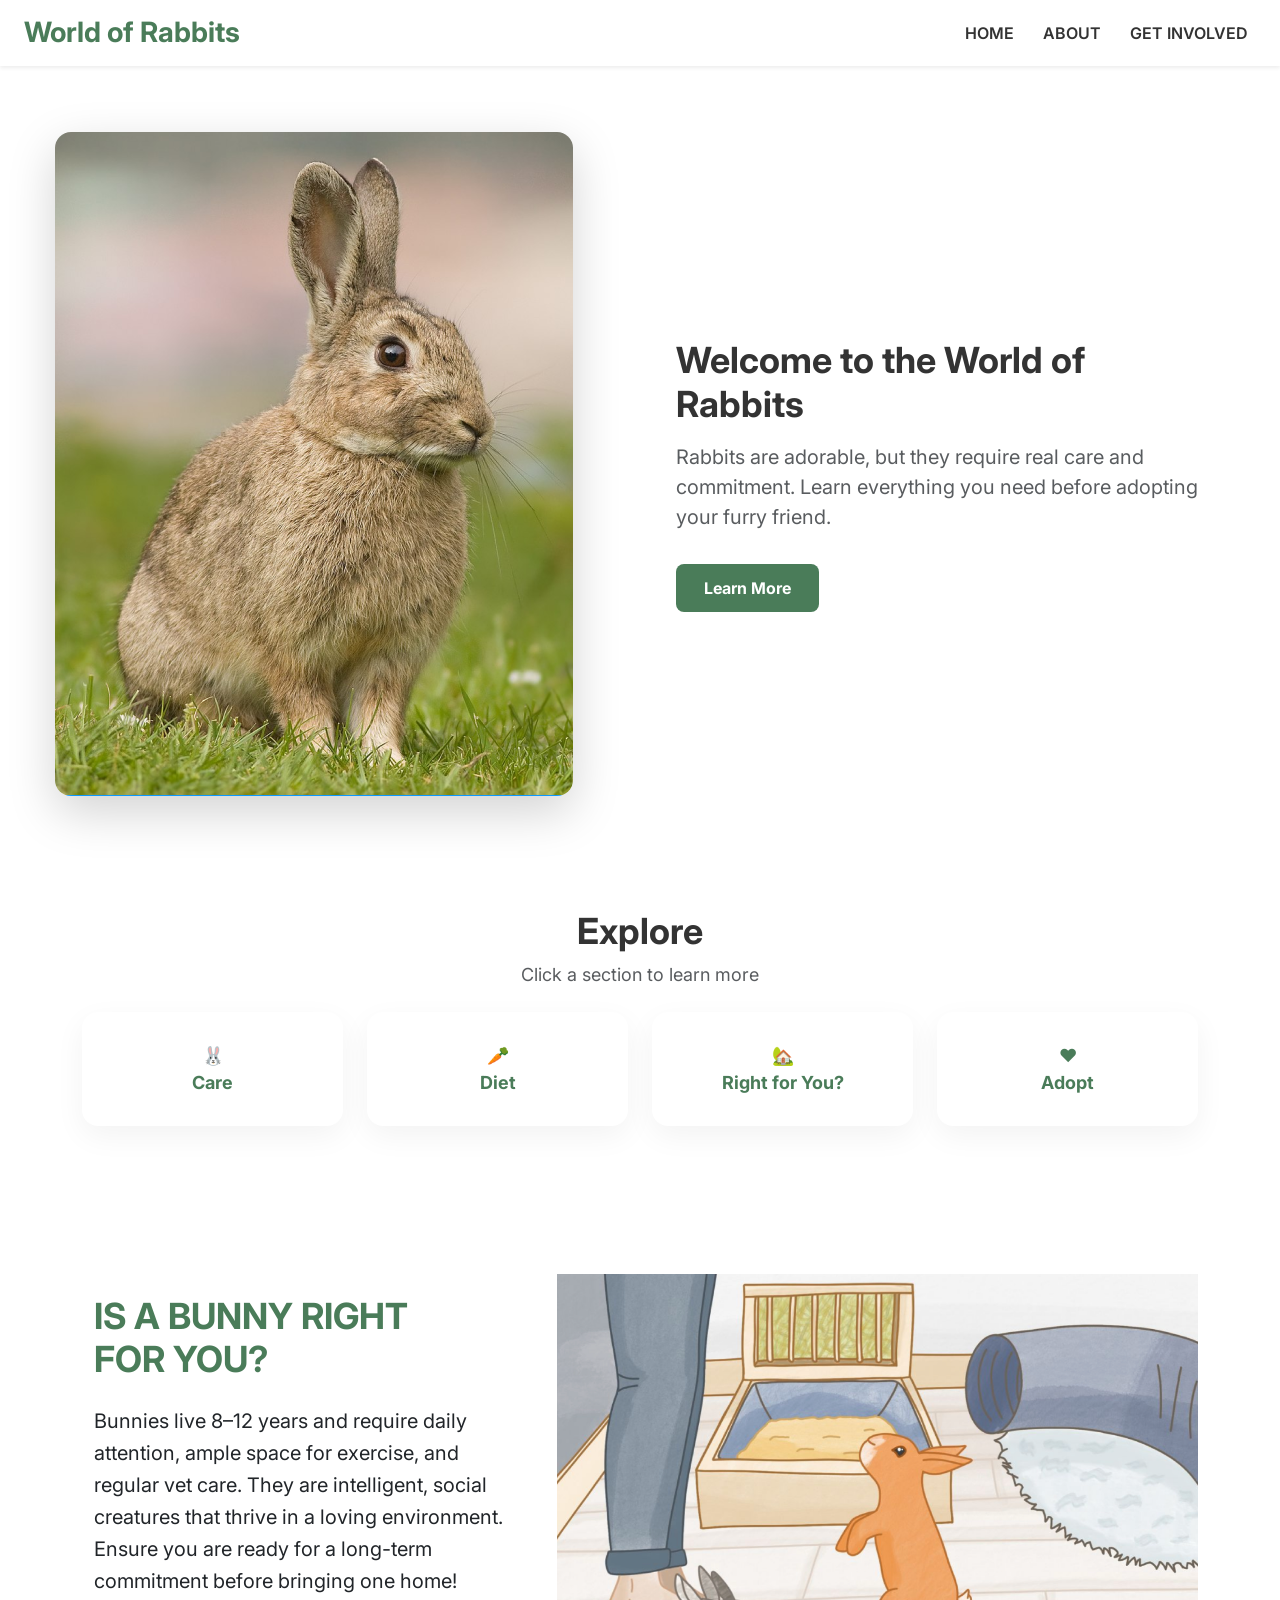
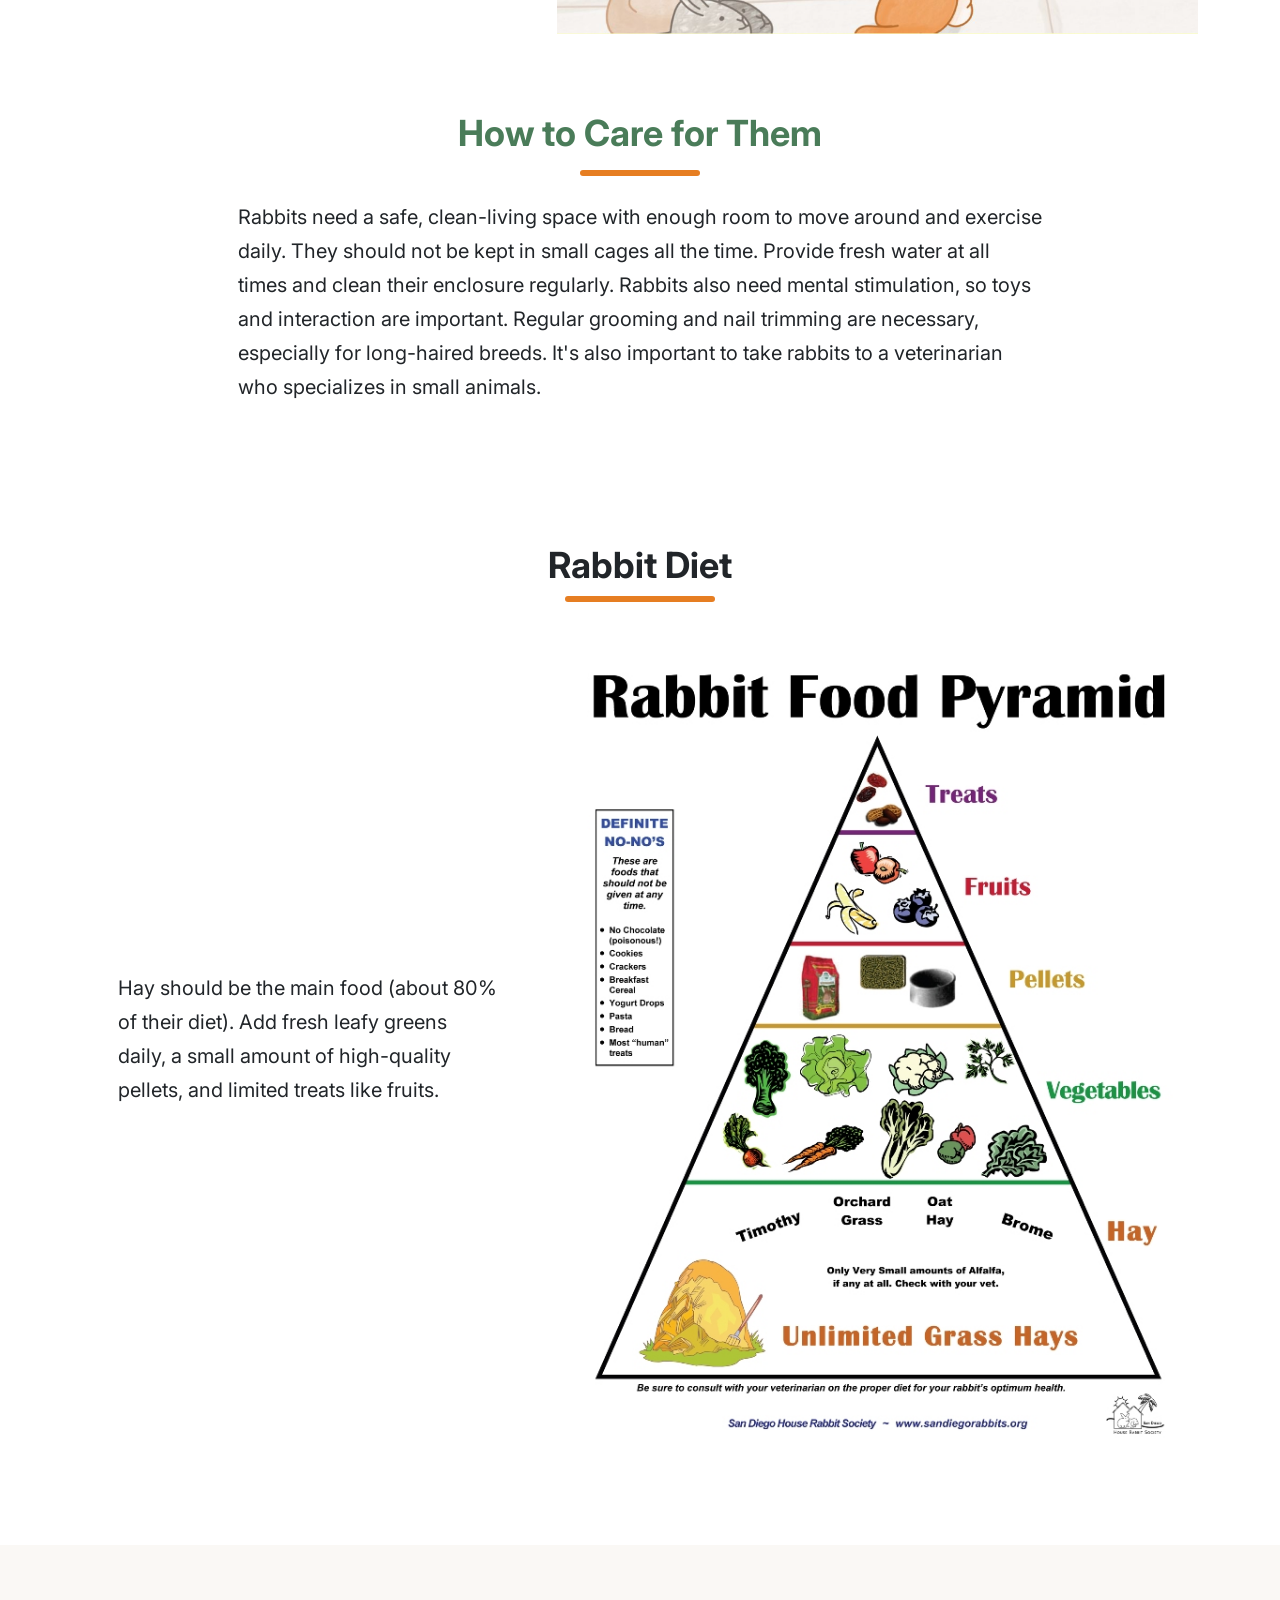
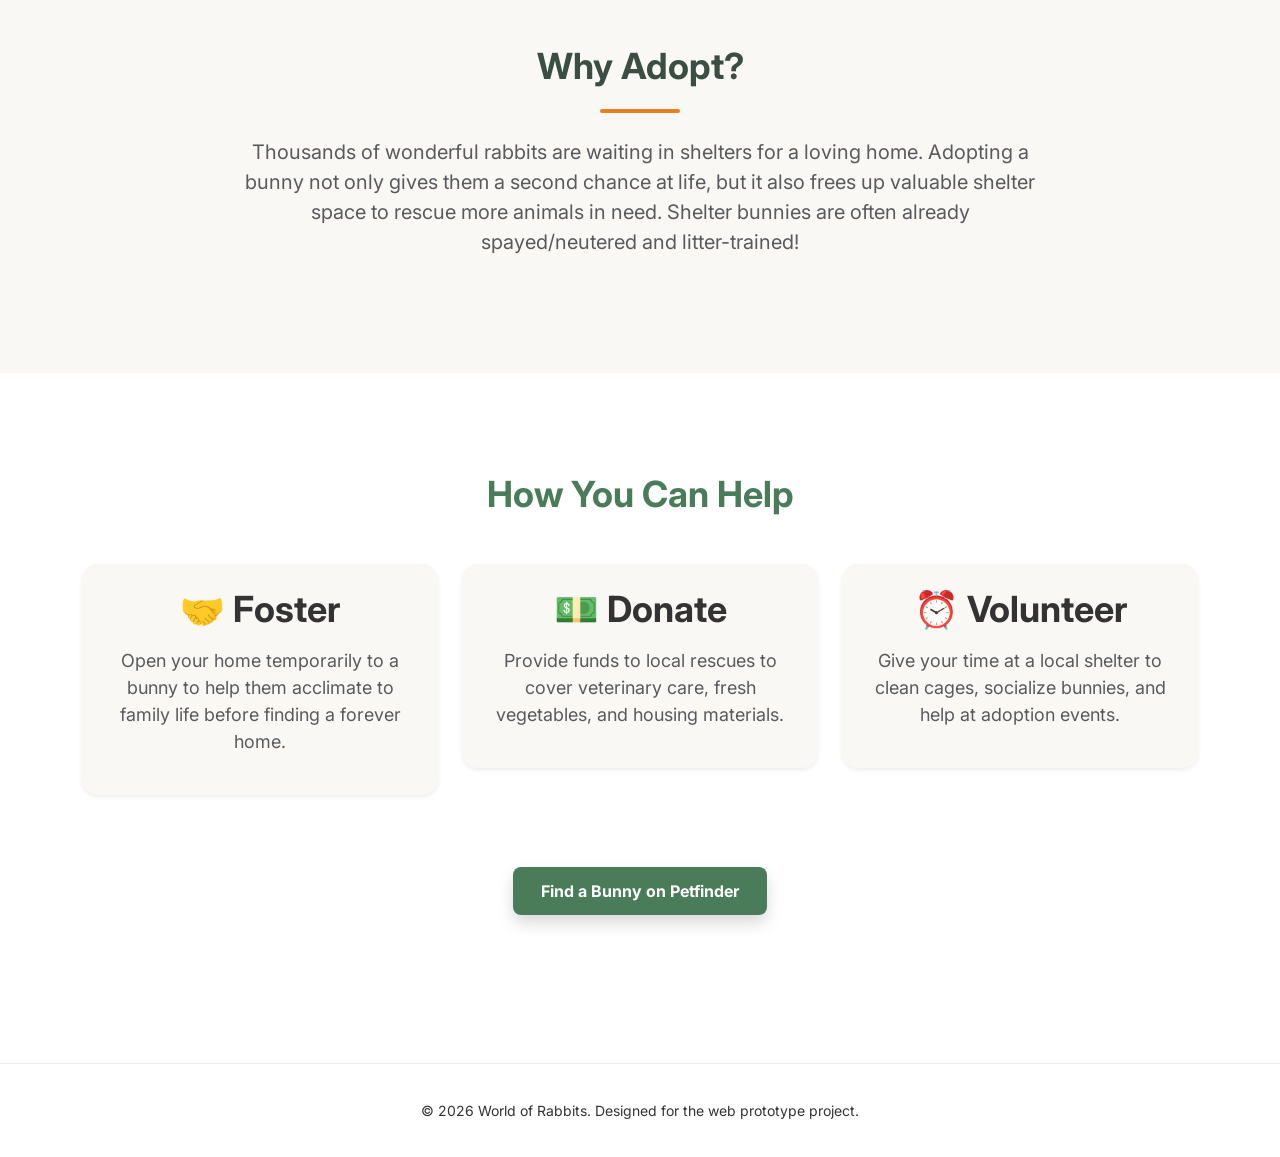
<file: index.html>
<!DOCTYPE html>
<html lang="en">

<head>
    <meta charset="UTF-8">
    <meta name="viewport" content="width=device-width, initial-scale=1.0">
    <meta name="description"
        content="Discover the wonderful World of Rabbits. Learn about rabbit care, diet, and how you can get involved through adoption, fostering, or volunteering.">
    <title>World of Rabbits</title>

    <!-- Simple, clean font (Inter) -->
    <link href="https://fonts.googleapis.com/css2?family=Inter:wght@400;500;600;700&display=swap" rel="stylesheet">
    <link href="https://cdn.jsdelivr.net/npm/bootstrap@5.3.0/dist/css/bootstrap.min.css" rel="stylesheet">
    <link rel="stylesheet" href="style.css">
</head>

<body>

    <!-- HEADER -->
    <header class="d-flex justify-content-between align-items-center px-4 py-3 sticky-top bg-white shadow-sm">
        <!-- Site Title -->
        <h1 class="m-0 fs-3">World of Rabbits</h1>

        <!-- Navigation Menu -->
        <nav class="nav-buttons">
            <a href="#home" class="btn btn-sm me-2">HOME</a>
            <a href="#about" class="btn btn-sm me-2">ABOUT</a>
            <a href="#adopt" class="btn btn-sm">GET INVOLVED</a>
        </nav>
    </header>

    <main>
        <!-- HOME SECTION -->
        <div id="home">
            <!-- HERO -->
            <section class="container-fluid hero-section">
                <div class="row w-100 align-items-center">
                    <div class="col-md-6 text-center p-4">
                        <figure class="figure position-relative">
                            <img src="img/rabbitgrass.png" class="figure-img img-fluid rounded-4 shadow-lg"
                                alt="Cute rabbit sitting in the grass" width="518" height="664">
                        </figure>
                    </div>

                    <div class="col-md-6 text-center text-md-start px-5">
                        <h2 class="display-4 fw-bolder">Welcome to the World of Rabbits</h2>
                        <p class="mt-3 fs-5 text-muted">
                            Rabbits are adorable, but they require real care and commitment.
                            Learn everything you need before adopting your furry friend.
                        </p>

                        <a href="#about" class="btn btn-custom mt-3">Learn More</a>
                    </div>
                </div>
            </section>

            <!-- EXPLORE SECTION -->
            <section class="section-spacing pt-4">
                <div class="container text-center">
                    <h2>Explore</h2>
                    <p class="text-muted">Click a section to learn more</p>

                    <div class="row mt-4">
                        <div class="col-md-3">
                            <a href="#care" style="text-decoration: none;">
                                <div class="explore-card">🐰<br>Care</div>
                            </a>
                        </div>

                        <div class="col-md-3">
                            <a href="#diet" style="text-decoration: none;">
                                <div class="explore-card">🥕<br>Diet</div>
                            </a>
                        </div>

                        <div class="col-md-3">
                            <a href="#right" style="text-decoration: none;">
                                <div class="explore-card">🏡<br>Right for You?</div>
                            </a>
                        </div>

                        <div class="col-md-3">
                            <a href="#adopt" style="text-decoration: none;">
                                <div class="explore-card">❤️<br>Adopt</div>
                            </a>
                        </div>
                    </div>
                </div>
            </section>
        </div>

        <!-- ABOUT SECTION -->
        <div id="about">
            <!-- ABOUT (Is a Bunny Right for You?) -->
            <section id="right" class="section-spacing pb-5 pt-5">
                <div class="container">
                    <div class="row align-items-center">
                        <div class="col-md-5 text-start mb-4 mb-md-0 px-4">
                            <h2 class="display-5 fw-bold text-uppercase" style="color: #4A7C59;">Is a Bunny Right<br>for
                                You?</h2>
                            <p class="text-dark mt-4 fs-5" style="line-height: 1.6;">
                                Bunnies live 8–12 years and require daily attention, ample space for exercise, and
                                regular vet care. They are intelligent, social creatures that thrive in a loving
                                environment. Ensure you are ready for a long-term commitment before bringing one home!
                            </p>
                        </div>
                        <div class="col-md-7 text-center">
                            <img src="img/rabbit.png" class="img-fluid" alt="Cute bunny" width="1056" height="594"
                                style="border: none; box-shadow: none;">
                        </div>
                    </div>
                </div>
            </section>

            <!-- CARE -->
            <section id="care" class="care-section section-spacing pt-4">
                <div class="container text-center">
                    <div class="care-title">How to Care for Them</div>
                    <div class="divider mx-auto"
                        style="background-color: #4A7C59; height: 6px; width: 120px; border-radius: 4px; margin-top: 10px;">
                    </div>

                    <p class="mt-4 fs-5 text-dark mx-auto text-start px-md-5"
                        style="max-width: 900px; line-height: 1.7;">
                        Rabbits need a safe, clean-living space with enough room to move around and exercise daily. They
                        should not be kept in small cages all the time. Provide fresh water at all times and clean their
                        enclosure regularly. Rabbits also need mental stimulation, so toys and interaction are
                        important. Regular grooming and nail trimming are necessary, especially for long-haired breeds.
                        It's also important to take rabbits to a veterinarian who specializes in small animals.
                    </p>
                </div>
            </section>

            <!-- DIET -->
            <section id="diet" class="diet-section section-spacing pt-4">
                <div class="container text-center">
                    <h1 class="display-4 text-dark mb-2">Rabbit Diet</h1>
                    <div class="divider mx-auto"
                        style="background-color: #1A1A1A; height: 6px; width: 150px; border-radius: 4px; margin-top: 0;">
                    </div>

                    <div class="row align-items-center mt-5 justify-content-center">
                        <div class="col-md-5 text-start px-md-5">
                            <p class="fs-5 text-dark" style="line-height: 1.7;">
                                Hay should be the main food (about 80% of their diet). Add fresh leafy greens daily, a
                                small amount of high-quality pellets, and limited treats like fruits.
                            </p>
                        </div>
                        <div class="col-md-7 text-center">
                            <img src="img/greatpyramid.jpg" class="img-fluid" alt="Rabbit Food Pyramid" width="683"
                                height="848" style="max-width: 100%; border: none; box-shadow: none;">
                        </div>
                    </div>
                </div>
            </section>
        </div>

        <!-- ADOPT / GET INVOLVED SECTION -->
        <div id="adopt">
            <!-- WHY ADOPT -->
            <section class="adopt-section section-spacing">
                <div class="container text-center">
                    <h2 class="display-4 fw-bold" style="color: #3A4F41;">Why Adopt?</h2>
                    <div class="divider mx-auto"></div>
                    <p class="mt-4 fs-5 text-muted mx-auto" style="max-width: 800px;">
                        Thousands of wonderful rabbits are waiting in shelters for a loving home. Adopting a bunny not
                        only gives them a second chance at life, but it also frees up valuable shelter space to rescue
                        more animals in need. Shelter bunnies are often already spayed/neutered and litter-trained!
                    </p>
                </div>
            </section>

            <!-- HOW TO HELP -->
            <section class="section-spacing bg-white">
                <div class="container text-center">
                    <h2 class="fw-bold" style="color: #4A7C59;">How You Can Help</h2>
                    <div class="row mt-5 justify-content-center">
                        <div class="col-md-4">
                            <div class="p-4 rounded-4 shadow-sm" style="background-color: #FAF8F5;">
                                <h3>🤝 Foster</h3>
                                <p class="text-muted mt-3">Open your home temporarily to a bunny to help them acclimate
                                    to family life before finding a forever home.</p>
                            </div>
                        </div>
                        <div class="col-md-4">
                            <div class="p-4 rounded-4 shadow-sm" style="background-color: #FAF8F5;">
                                <h3>💵 Donate</h3>
                                <p class="text-muted mt-3">Provide funds to local rescues to cover veterinary care,
                                    fresh vegetables, and housing materials.</p>
                            </div>
                        </div>
                        <div class="col-md-4">
                            <div class="p-4 rounded-4 shadow-sm" style="background-color: #FAF8F5;">
                                <h3>⏰ Volunteer</h3>
                                <p class="text-muted mt-3">Give your time at a local shelter to clean cages, socialize
                                    bunnies, and help at adoption events.</p>
                            </div>
                        </div>
                    </div>

                    <div class="mt-5 pt-4 pb-5">
                        <a href="https://www.petfinder.com/" target="_blank" class="btn btn-custom btn-lg shadow">
                            Find a Bunny on Petfinder
                        </a>
                    </div>
                </div>
            </section>
        </div>
    </main>

    <!-- FOOTER -->
    <footer>
        <div class="container text-center py-3">
            <p class="mb-0">© 2026 World of Rabbits. Designed for the web prototype project.</p>
        </div>
    </footer>

    <!-- Bootstrap Script for smooth scrolling -->
    <script src="https://cdn.jsdelivr.net/npm/bootstrap@5.3.0/dist/js/bootstrap.bundle.min.js"></script>

</body>

</html>
</file>
<file: style.css>
html {
    scroll-behavior: smooth;
}

body {
    margin: 0;
    /* Typography: Body -> Regular, 16-18px */
    font-family: 'Inter', Arial, sans-serif;
    font-size: 18px; 
    font-weight: 400; 
    
    /* Background: clean / Text: dark gray/black */
    background-color: #FFFFFF; 
    color: #333333; 
    
    display: flex;
    flex-direction: column;
    min-height: 100vh;
}

main {
    flex: 1;
}

/* Typography: Headings -> Bold, 32-48px */
h1, h2, h3, h4, h5, h6, .care-title, .title-box {
    font-weight: 700 !important; /* Bold */
    color: #333333; 
}

/* All section headings strictly 36px */
h1, h2, h3, h4, h5, h6, .display-3, .display-4, .display-5, .care-title {
    font-size: 36px !important;
}

/* Ensure the main site title stays proportional and doesn't get huge */
header h1 {
    font-size: 24px !important;
}

/* HEADER */
header {
    background-color: #FFFFFF;
    box-shadow: 0 4px 15px rgba(0,0,0,0.05);
    position: sticky;
    top: 0;
    z-index: 1000;
}

header h1 {
    color: #4A7C59 !important; /* Primary: Green */
}

/* NAV BUTTONS */
.nav-buttons .btn {
    background-color: transparent;
    color: #333333;
    border: none;
    font-weight: 600;
    font-size: 16px;
    transition: all 0.3s ease;
}

.nav-buttons .btn:hover {
    background-color: #4A7C59; /* Primary: Green */
    color: white;
    border-radius: 8px; /* Rounded corners */
}

/* HERO */
.hero-section {
    min-height: calc(100vh - 80px); /* Adjust based on header height */
    display: flex;
    align-items: center;
}

.hero-content h2 {
    display: inline-block;
    color: #4A7C59 !important; /* Primary: Green */
}

/* EXPLORE CARDS */
.explore-card {
    background: white;
    border-radius: 16px; /* Rounded corners */
    padding: 30px 20px;
    text-align: center;
    box-shadow: 0 10px 30px rgba(0,0,0,0.05);
    transition: 0.3s cubic-bezier(0.25, 0.8, 0.25, 1);
    color: #4A7C59; /* Primary: Green */
    font-weight: 700;
}

.explore-card:hover {
    transform: translateY(-8px);
    box-shadow: 0 15px 35px rgba(0,0,0,0.1);
    border: 2px solid #E67E22; /* Accent: Orange border on hover */
}

a { text-decoration: none; }

.section-spacing {
    padding: 100px 0;
}

/* CARE */
.care-section {
    background-color: transparent;
}

.care-title {
    color: #4A7C59 !important; /* Primary: Green */
}

.divider {
    height: 4px;
    background-color: #E67E22 !important; /* Accent: Orange */
    border-radius: 2px;
    margin: 20px 0;
    width: 80px;
}

/* BUTTONS */
/* Consistent style: Rounded corners, same color (Green) */
.btn-custom {
    background-color: #4A7C59 !important; /* Primary: Green */
    color: white !important;
    border: none;
    padding: 12px 28px;
    border-radius: 8px; /* Rounded corners */
    font-weight: 700;
    font-size: 16px;
    transition: 0.3s;
}

.btn-custom:hover {
    background-color: #3A4F41 !important; /* Darker Green hover */
}

/* DIET */
.diet-section {
    background-color: transparent;
}

.title-box {
    background-color: #E67E22; /* Accent: Orange */
    color: white;
    border-radius: 8px; /* Rounded corners */
    padding: 8px 16px;
    display: inline-block;
}

/* ADOPTION */
.adopt-section {
    background-color: #FAF8F5; /* Very soft off-white background */
}

/* FOOTER */
footer {
    background-color: #FFFFFF;
    color: #333333;
    border-top: 1px solid #EAECE6;
    padding: 20px 0;
    text-align: center;
    font-size: 14px;
}
</file>
